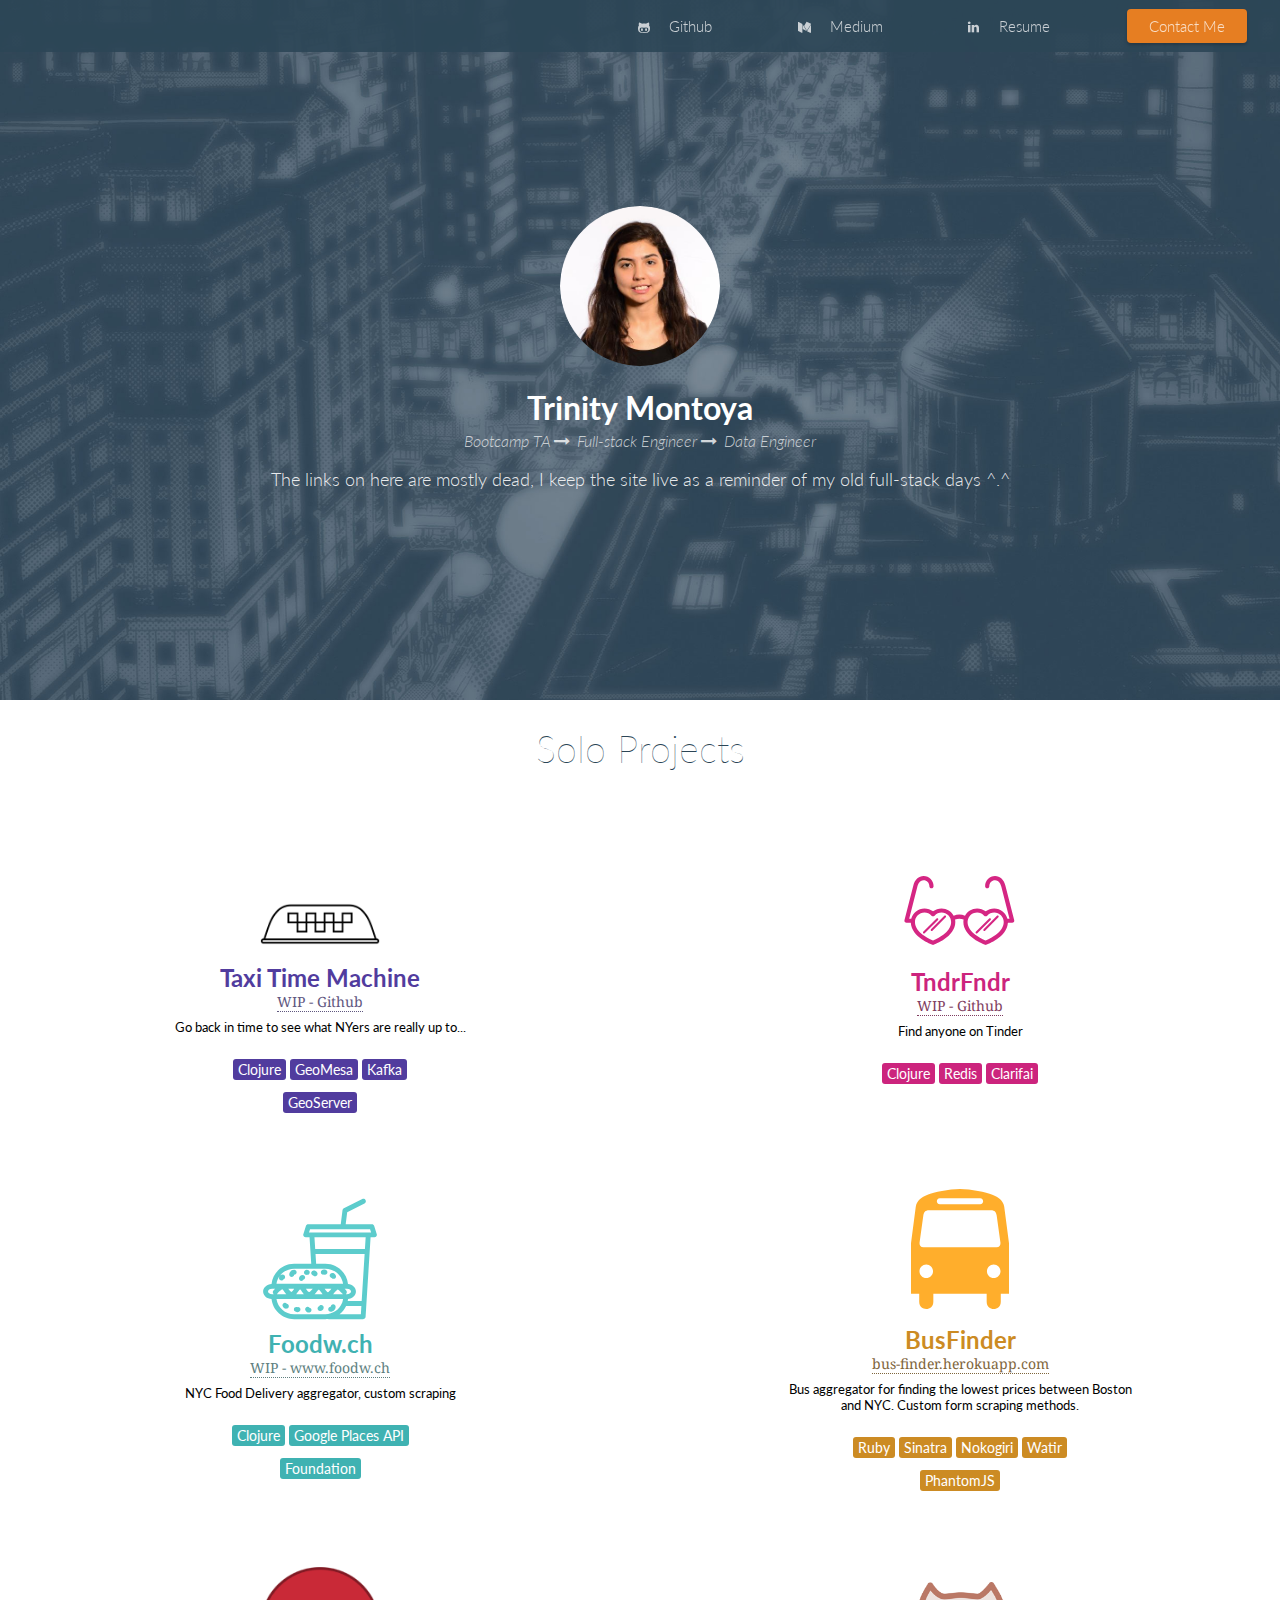
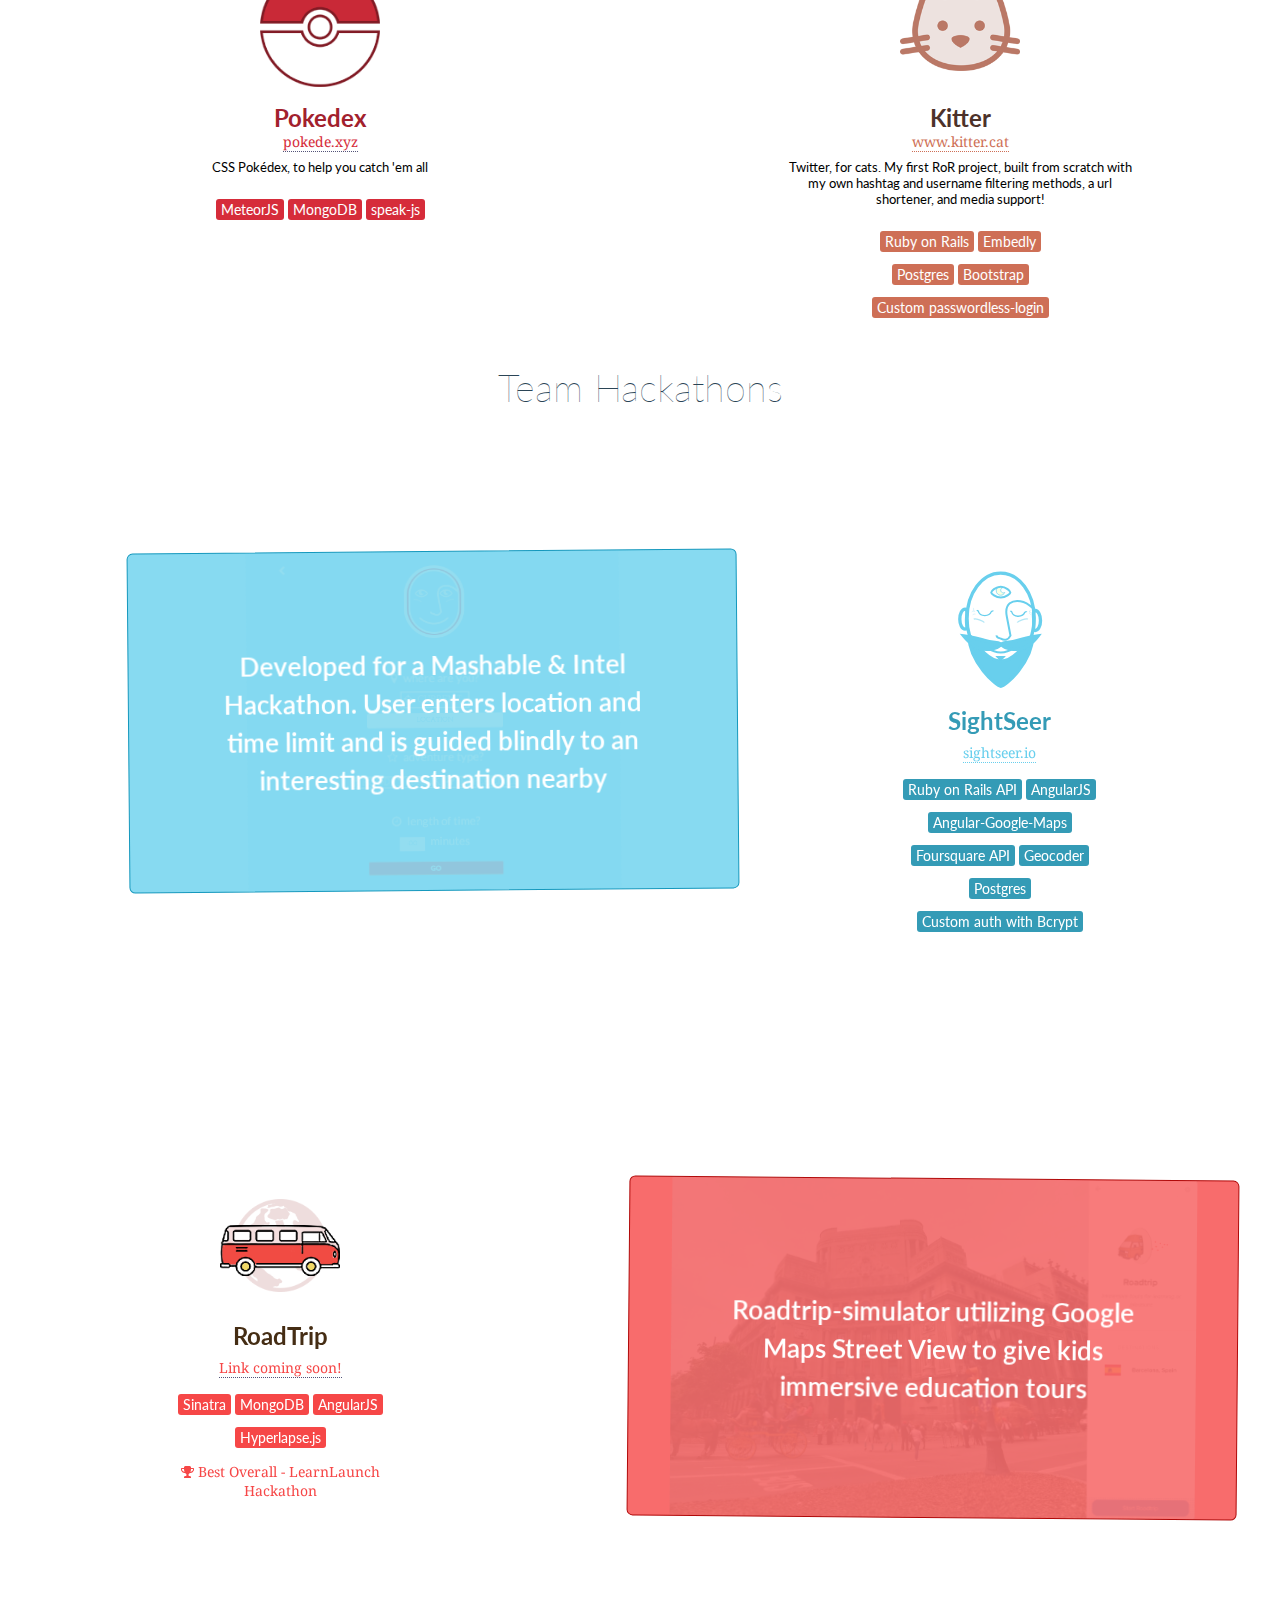
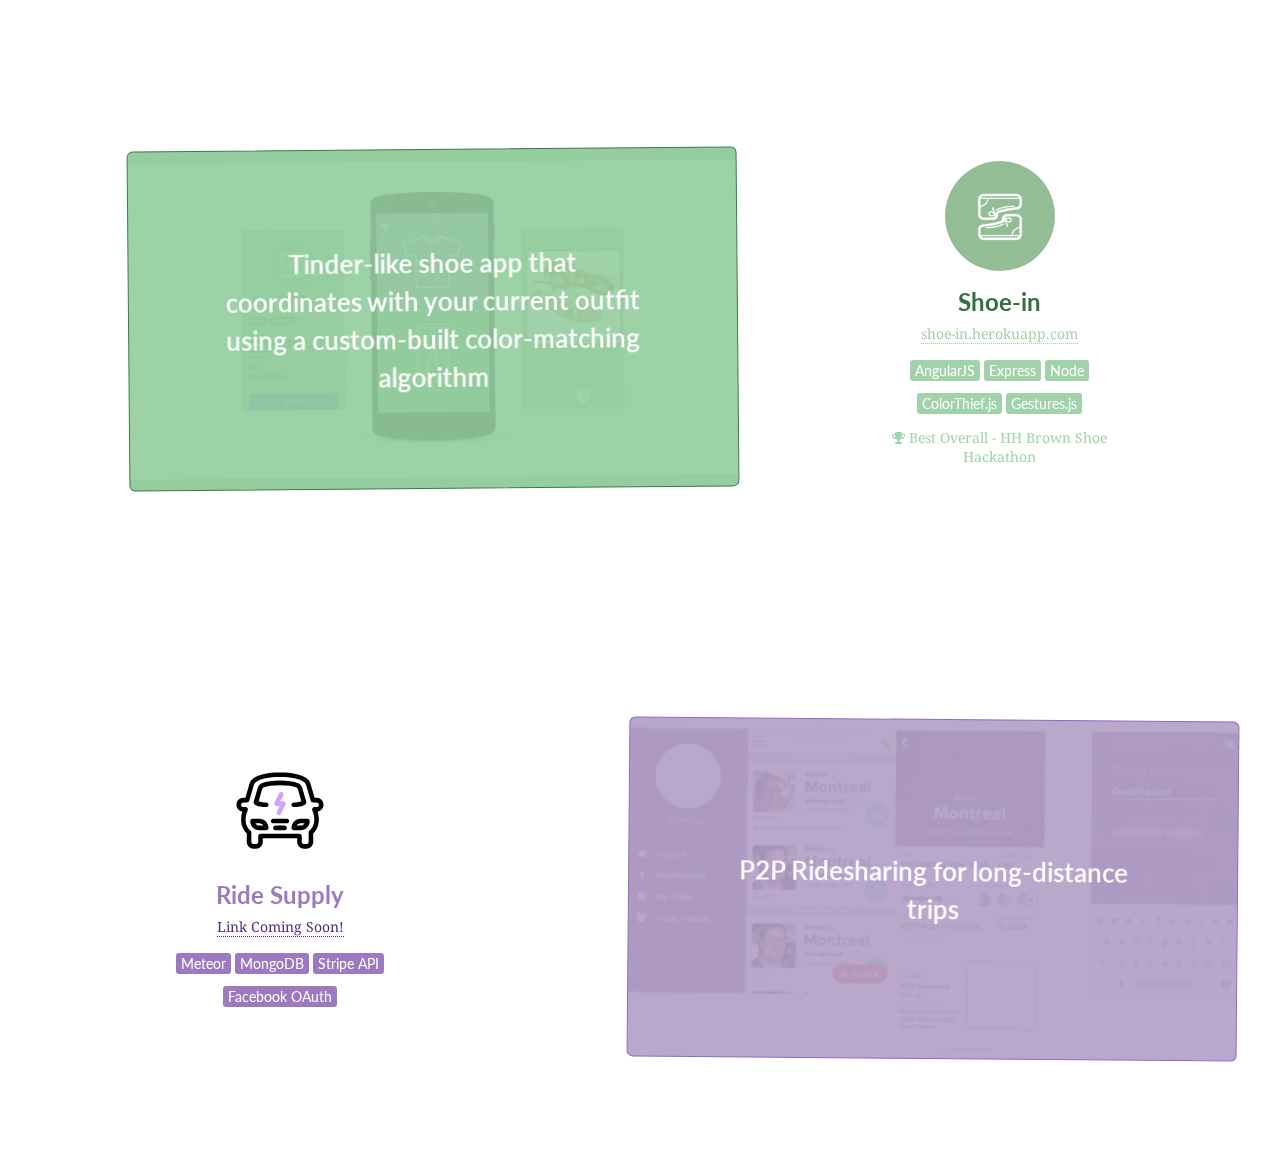
<file: index.html>
<!doctype html>
<html lang="en">
  <head>
    <meta charset="UTF-8">
    <script src="https://cdnjs.cloudflare.com/ajax/libs/jquery/2.2.3/jquery.min.js"></script>
    <script type="text/javascript" src="js/jquery-scrollspy.js"></script>
    <script type="text/javascript" src="js/index.js"></script>
    <link href='http://fonts.googleapis.com/css?family=Lato:100,300,400,700,900,100italic,300italic,400italic,700italic,900italic' rel='stylesheet' type='text/css'>
    <link href='http://fonts.googleapis.com/css?family=Droid+Serif' rel='stylesheet' type='text/css'>
    <link href="https://cdnjs.cloudflare.com/ajax/libs/font-awesome/4.6.3/css/font-awesome.min.css"rel="stylesheet" type="text/css">
    <link rel="stylesheet" href="css/style.css">
    <link rel="stylesheet" href="css/simplegrid.css">
    <title>Le Website</title>
  </head>
  <body>
    <!-- NAVBAR -->
    <nav id="nav">
      <ul>
        <li>
          <a href="//github.com/trinityxmontoya">
            <i class="fa fa-github-alt"></i>
            <h3>Github</h3>
          </a>
        </li>
        <li>
          <a href="https://medium.com/@trinity">
            <i class="fa fa-medium"></i>
            <h3>Medium</h3>
          </a>
        </li>
        <li>
          <a href="https://www.linkedin.com/in/trinitymontoya">
            <i class="fa fa-linkedin"></i>
            <h3>Resume</h3>
          </a>
        </li>
        <li>
          <a href="mailto:trinityxmontoya@gmail.com" id="hireme">
            <h3>Contact Me</h3>
          </a>
        </li>
      </ul>
    </nav>
    <!-- MASTHEAD -->
    <div id="masthead">
      <div class="masthead-inner">
        <div id="profile-photo"></div>
        <h1>Trinity Montoya</h1>
        <div class="masthead-location">
          <!-- <i class="fa fa-location-arrow"></i>
          NYC -->
          Bootcamp TA <i class="fa fa-long-arrow-right"></i> Full-stack Engineer <i class="fa fa-long-arrow-right"></i> Data Engineer
          <br>
        </div>
        <p>
          The links on here are mostly dead, I keep the site live as a reminder of my old full-stack days ^.^
        </p>
      </div>
    </div>
    <!-- CONTAINER -->
    <div id="container" class="grid">
      <!-- TOP PROJECTS -->
      <div id="project-wrapper" class="first-group-projects">
        <h1>Solo Projects</h1>


        <!-- PROJECT ROW 1 -->
        <div class="col-1-1">
          <!-- TAXI TIME MACHINE -->
          <div class="project-item main-item col-1-2" id="taxi-time-machine">
            <div class="project-details">
              <div class="project-logo"></div>
              <h2>Taxi Time Machine</h2>
              <br>
              <a href="https://github.com/trinityXmontoya/taxi-time-machine" target="_blank">WIP - Github</a>
              <p>Go back in time to see what NYers are really up to...</p>
              <ul>
                <li class="tags">Clojure</li>
                <li class="tags">GeoMesa</li>
                <li class="tags">Kafka</li>
                <li class="tags">GeoServer</li>
              </ul>
            </div>
          </div>
          <!-- END TAXI TIME MACHINE -->

          <!-- TNDERFNDR -->
          <div class="project-item main-item col-1-2" id="tndrfndr">
            <div class="project-details">
              <div class="project-logo"></div>
              <h2>TndrFndr</h2>
              <br>
              <a href="https://github.com/trinityXmontoya/tinder-finder" target="_blank">WIP - Github</a>
              <p>Find anyone on Tinder</p>
              <ul>
                <li class="tags">Clojure</li>
                <li class="tags">Redis</li>
                <li class="tags">Clarifai</li>
              </ul>
            </div>
          </div>
          <!-- END TNDERFNDR -->
        </div>
        <!-- END PROJECT ROW 1 -->

        <!-- PROJECT ROW 2 -->
        <div class="col-1-1">
          <!-- FOODWCH -->
          <div class="project-item main-item col-1-2" id="foodwch">
            <div class="project-details">
              <div class="project-logo"></div>
              <h2>Foodw.ch</h2>
              <br>
              <a href="http://www.foodw.ch" target="_blank">WIP - www.foodw.ch</a>
              <p>
                NYC Food Delivery aggregator, custom scraping
              </p>
              <ul>
                <li class="tags">Clojure</li>
                <li class="tags">Google Places API</li>
                <li class="tags">Foundation</li>
              </ul>
            </div>
          </div>
          <!-- END FOODWCH -->

          <!-- BusFinder -->
          <div class="project-item main-item col-1-2" id="busfinder">
            <div class="project-details">
              <div class="project-logo"></div>
              <h2>BusFinder</h2>
              <br>
              <a href="http://bus-finder.herokuapp.com/" target="_blank">bus-finder.herokuapp.com</a>
              <p>Bus aggregator for finding the lowest prices between Boston and NYC. Custom form scraping methods.</p>
              <ul>
                <li class="tags">Ruby</li>
                <li class="tags">Sinatra</li>
                <li class="tags">Nokogiri</li>
                <li class="tags">Watir</li>
                <li class="tags">PhantomJS</li>
              </ul>
            </div>
          </div>
          <!-- end BusFinder -->
        </div>
        <!-- END PROJECT ROW 2 -->

        <!-- PROJECT ROW 3 -->
        <div class="col-1-1">
          <!-- POKDEX -->
          <div class="project-item main-item col-1-2" id="pokedex">
            <div class="project-details">
              <div class="project-logo"></div>
              <h2>Pokedex</h2>
              <br>
              <a href="http://www.pokede.xyz/" target="_blank">pokede.xyz</a>
              <p>CSS Pokédex, to help you catch 'em all</p>
              <ul>
                <li class="tags">MeteorJS</li>
                <li class="tags">MongoDB</li>
                <li class="tags">speak-js</li>
              </ul>
            </div>
          </div>
          <!-- end pokedex -->

          <!-- KITTER -->
          <div class="project-item main-item col-1-2" id="kitter">
            <div class="project-details">
              <div class="project-logo"></div>
              <h2>Kitter</h2>
              <br>
              <a href="http://www.kitter.cat" target="_blank">www.kitter.cat</a>
              <p>
                Twitter, for cats. My first RoR project, built from scratch with my own hashtag and username filtering methods, a url shortener, and media support!
              </p>
              <ul>
                <li class="tags">Ruby on Rails</li>
                <li class="tags">Embedly</li>
                <li class="tags">Postgres</li>
                <li class="tags">Bootstrap</li>
                <li class="tags">Custom passwordless-login</li>
              </ul>
            </div>
          </div>
          <!-- END KITTER -->
        </div>
        <!-- end project row 3 -->

        <!-- PROJECT ROW 4 -->
        <div class="col-1-1">
        </div>
        <!-- END PROJECT ROW 4 -->
      </div>
      <!-- HACKATHON PROJECTS -->
      <div id="project-wrapper">
        <h1>Team Hackathons</h1>
        <!-- SightSeer -->
        <section class="project-item hackathon-item col-1-1" id="sightseer">
          <div class="project-details col-1-2">
            <div class="project-logo"></div>
            <h2>SightSeer</h2>
            <br>
            <a href="http://sightseer.herokuapp.com/
              " target="_blank">sightseer.io</a>
            <ul>
              <li class="tags">Ruby on Rails API</li>
              <li class="tags">AngularJS</li>
              <li class="tags">Angular-Google-Maps</li>
              <li class="tags">Foursquare API</li>
              <li class="tags">Geocoder</li>
              <li class="tags">Postgres</li>
              <li class="tags">Custom auth with Bcrypt</li>
            </ul>
          </div>
          <div class="project-image-color col-1-2">
            <div class="project-image"></div>
            <p class="project-desc">Developed for a Mashable & Intel Hackathon. User enters location and time limit and is guided blindly to an interesting destination nearby</p>
          </div>
        </section>
        <!-- ROADTRIP -->
        <section class="project-item hackathon-item col-1-1" id="roadtrip">
          <div class="project-details col-1-2">
            <div class="project-logo"></div>
            <h2>RoadTrip</h2>
            <br>
            <a href="https://github.com/trinityXmontoya/road-trip" target="_blank">Link coming soon!</a>
            <ul>
              <li class="tags">Sinatra</li>
              <li class="tags">MongoDB</li>
              <li class="tags">AngularJS</li>
              <li class="tags">Hyperlapse.js</li>
              <a href="https://twitter.com/gagrads/status/491287199124422656" style="border:none;"><i class="fa fa-trophy"></i> Best Overall - LearnLaunch Hackathon</a>
            </ul>
          </div>
          <div class="project-image-color col-1-2">
            <div class="project-image" style="background-image:url('images/road-bg2.png')"></div>
            <p class="project-desc">Roadtrip-simulator utilizing Google Maps Street View to give kids immersive education tours</p>
          </div>
        </section>
        <!-- Shoe-in -->
        <section class="project-item hackathon-item col-1-1" id="shoe-in">
          <div class="project-details col-1-2">
            <div class="project-logo"></div>
            <h2>Shoe-in</h2>
            <br>
            <a href="http://shoe-in.herokuapp.com" target="_blank">shoe-in.herokuapp.com</a>
            <ul>
              <li class="tags">AngularJS</li>
              <li class="tags">Express</li>
              <li class="tags">Node</li>
              <li class="tags">ColorThief.js</li>
              <li class="tags">Gestures.js</li>
              <a href="http://fashionretailapp.challengepost.com/?ref_content=fashionretailapp.challengepost.com&ref_feature=challenge&ref_medium=discover" style="border:none;"><i class="fa fa-trophy"></i> Best Overall - HH Brown Shoe Hackathon</a>
            </ul>
          </div>
          <div class="project-image-color col-1-2">
            <div class="project-image" ></div>
            <p class="project-desc">Tinder-like shoe app that coordinates with your current outfit using a custom-built color-matching algorithm</p>
          </div>
        </section>
        <!-- Ride Supply -->
        <section class="project-item hackathon-item col-1-1" id="ride-supply">
          <div class="project-details col-1-2">
            <div class="project-logo"></div>
            <h2>Ride Supply</h2>
            <br>
            <a href="#">Link Coming Soon!</a>
            <ul>
              <li class="tags">Meteor</li>
              <li class="tags">MongoDB</li>
              <li class="tags">Stripe API</li>
              <li class="tags">Facebook OAuth</li>
            </ul>
          </div>
          <div class="project-image-color col-1-2">
            <div class="project-image" ></div>
            <p class="project-desc">P2P Ridesharing for long-distance trips</p>
          </div>
        </section>
      </div>
    </div>
    </div>
    <script>
      (function(i,s,o,g,r,a,m){i['GoogleAnalyticsObject']=r;i[r]=i[r]||function(){
      (i[r].q=i[r].q||[]).push(arguments)},i[r].l=1*new Date();a=s.createElement(o),
      m=s.getElementsByTagName(o)[0];a.async=1;a.src=g;m.parentNode.insertBefore(a,m)
      })(window,document,'script','//www.google-analytics.com/analytics.js','ga');

      ga('create', 'UA-54655542-1', 'auto');
      ga('require', 'displayfeatures');
      ga('send', 'pageview');
    </script>
  </body>
</html>
</file>
<file: css/style.css>
@media (max-width: 1439px) {
    #masthead {
        background-size: auto 100% !important;
    }
}
@media (max-width: 1200px) {
    .project-desc {
        font: 600 23px "Lato", sans-serif !important;
    }
}
@media (max-width: 1200px) {
    .project-image-color p {
        padding: 0 10% !important;
    }
}
@media (max-width: 600px) {
    nav ul {
        padding: 0 !important;
    }
    nav ul li {
        margin: 0 -2% !important;
    }
    nav ul li:last-child {
        padding-right: 7px;
    }
}
@media (max-width: 420px) {
    /*  nav ul {
    padding: 0 !important; }
  nav ul li {
    margin: 0 -2% !important; }*/

    nav ul li:last-child a#hireme {
        padding: 2px 2px;
    }
}
* {
    -webkit-box-sizing: border-box;
    -moz-box-sizing: border-box;
    box-sizing: border-box;
}
body {
    margin: 0;
}
h1,
h2,
h3,
h4,
p {
    font-family: "Lato", sans-serif;
}
#container {
    /*position: relative;
  z-index: 5;
  margin: 0 5%;*/

    text-align: center;
}
nav {
    z-index: 99999;
    background: rgba(44, 70, 87, 0.9);
    height: 52px;
    position: fixed;
    width: 100%;
    display: table;
}
nav ul {
    text-align: right;
    margin: 0;
    display: table-cell;
    vertical-align: middle;
}
nav ul li {
    list-style: none;
    display: inline-block;
    margin: 0 2%;
}
nav ul li * {
    display: inline-block;
    margin: 0 8px;
}
nav ul li a {
    color: rgba(255, 255, 255, 0.75);
    font-size: 13px;
    text-decoration: none;
}
nav ul li a h3 {
    font-weight: 300;
}
#hireme {
    font-weight: 600 !important;
    font: 600 13px "Lato", sans-serif;
    background: #e67e22;
    padding: 8px 14px;
    -webkit-border-radius: 4px;
    -moz-border-radius: 4px;
    border-radius: 4px;
    -webkit-box-shadow: 0px 2px 3px rgba(0, 0, 0, 0.2);
    -moz-box-shadow: 0px 2px 3px rgba(0, 0, 0, 0.2);
    box-shadow: 0px 2px 3px rgba(0, 0, 0, 0.2);
}
.underline {
    border-bottom: 3px solid white;
}
/*Masthead*/

#masthead {
    display: table;
    margin: 0 auto;
    background-image: url("../images/comic2-bg.jpg");
    background-repeat: no-repeat;
    background-position: center;
    background-size: 100% auto;
    width: 100%;
    text-align: center;
    min-height: 700px;
    max-height: 80%;
}
#masthead h1 {
    color: white;
    margin: 22px auto 4px auto;
}
#masthead p {
    color: rgba(255, 255, 255, 0.9);
    margin: 0 auto;
    font-size: 18px;
    font-weight: 300;
    line-height: 30px;
}
#masthead p a {
    color: #49a3df;
    font-weight: 400;
    text-decoration: none;
    border-bottom: dotted 2px;
    border-color: #49a3df;
    -webkit-transition: color 300 border-color 300;
    -moz-transition: color 300 border-color 300;
    -ms-transition: color 300 border-color 300;
    -o-transition: color 300 border-color 300;
    transition: color 300 border-color 300;
}
#masthead p a:hover {
    color: #81c0e9;
    border-color: #81c0e9;
    -webkit-transition: color 300 border-color 300;
    -moz-transition: color 300 border-color 300;
    -ms-transition: color 300 border-color 300;
    -o-transition: color 300 border-color 300;
    transition: color 300 border-color 300;
}
.masthead-location {
    color: rgba(255, 255, 255, 0.7);
    font-family: "Lato", sans-serif;
    font-style: italic;
    font-weight: 300;
    margin: 0 auto 14px auto;
}
.masthead-location i {
    color: rgba(255, 255, 255, 0.8);
    margin: 0 3px 0 0;
}
.masthead-inner {
    display: table-cell;
    height: 300px;
    vertical-align: middle;
}
#profile-photo {
    background-image: url("../images/profile-picture2.png");
    width: 160px;
    height: 160px;
    border-radius: 100%;
    background-size: cover;
    margin: 0 auto;
}
/*Project Display*/

#project-wrapper h1 {
    font: 100 38px "Lato", sans-serif;
    color: #2b4556;
}
section.project-item.hackathon-item {
    margin: 9% 0;
    padding: 0 30px;
    -webkit-transform: translateZ(0);
}
/*  section.project-item.hackathon-item:first-of-type {
    margin: 6% 0 15% 0 !important; }*/

section.project-item.hackathon-item:nth-of-type(odd) .project-image-color {
    float: left;
    /*clear: both;*/

    -webkit-transform: rotate(-0.5deg);
    -moz-transform: rotate(-0.5deg);
    -ms-transform: rotate(-0.5deg);
    -o-transform: rotate(-0.5deg);
    transform: rotate(-0.5deg);
}
section.project-item.hackathon-item:nth-of-type(odd) .project-details {
    float: right;
    clear: both;
}
section.project-item.hackathon-item:nth-of-type(odd) .project-image-color:hover {
    -webkit-transform: rotate(0deg);
    -moz-transform: rotate(0deg);
    -ms-transform: rotate(0deg);
    -o-transform: rotate(0deg);
    transform: rotate(0deg);
    -webkit-transition: transform 400ms;
    -moz-transition: transform 400ms;
    -ms-transition: transform 400ms;
    -o-transition: transform 400ms;
    transition: transform 400ms;
}
.project-logo {
    background-repeat: no-repeat;
    background-position: center;
    margin: 0 auto;
}
.project-image {
    width: 100%;
    height: 100%;
    background-size: cover;
    opacity: 0.1;
    -webkit-border-radius: 6px;
    -moz-border-radius: 6px;
    border-radius: 6px;
    -webkit-transition: opacity 200ms;
    -moz-transition: opacity 200ms;
    -ms-transition: opacity 200ms;
    -o-transition: opacity 200ms;
    transition: opacity 200ms;
    -webkit-transform: translateZ(0);
}
.project-image:hover {
    opacity: 1;
    -webkit-transform: translateZ(0);
    -webkit-transition: opacity 400ms;
    -moz-transition: opacity 400ms;
    -ms-transition: opacity 400ms;
    -o-transition: opacity 400ms;
    transition: opacity 400ms;
}
.project-image-hover {
    opacity: 1;
    -webkit-transform: translateZ(0);
    -webkit-transition: opacity 400ms;
    -moz-transition: opacity 400ms;
    -ms-transition: opacity 400ms;
    -o-transition: opacity 400ms;
    transition: opacity 400ms;
}
.project-image-color {
    /*width: 47%;*/

    border: 1px solid;
    height: 340px;
    background-size: cover;
    display: inline-block;
    margin-left: 8%;
    -webkit-transform: rotate(0.5deg);
    -moz-transform: rotate(0.5deg);
    -ms-transform: rotate(0.5deg);
    -o-transform: rotate(0.5deg);
    transform: rotate(0.5deg);
    -webkit-border-radius: 6px;
    -moz-border-radius: 6px;
    border-radius: 6px;
    -webkit-transition: transform 200ms;
    -moz-transition: transform 200ms;
    -ms-transition: transform 200ms;
    -o-transition: transform 200ms;
    transition: transform 200ms;
    overflow: hidden;
}
.project-image-color:hover {
    cursor: pointer;
    -webkit-transform: rotate(0deg);
    -moz-transform: rotate(0deg);
    -ms-transform: rotate(0deg);
    -o-transform: rotate(0deg);
    transform: rotate(0deg);
    -webkit-transition: transform 400ms;
    -moz-transition: transform 400ms;
    -ms-transition: transform 400ms;
    -o-transition: transform 400ms;
    transition: transform 400ms;
    overflow: hidden;
}
.project-image-color:hover p {
    opacity: 0;
    -webkit-transition: opacity 400ms;
    -moz-transition: opacity 400ms;
    -ms-transition: opacity 400ms;
    -o-transition: opacity 400ms;
    transition: opacity 400ms;
}
.project-image-color p {
    width: 100%;
    position: absolute;
    padding: 0 15%;
    font: 600 26px "Lato", sans-serif;
    color: #fff;
    line-height: 38px;
    text-align: center;
    margin: 0 auto;
    opacity: 1;
    -webkit-transition: opacity 200ms;
    -moz-transition: opacity 200ms;
    -ms-transition: opacity 200ms;
    -o-transition: opacity 200ms;
    transition: opacity 200ms;
}
#clothography .project-details {} #clothography h2 {
    color: #617c8b;
    margin-top: 0px;
}
#clothography a {
    color: #8db5cc;
    text-decoration: none;
    border-bottom: 1px dotted #8db5cc;
    margin-top: 8px;
    font-family: 'Droid Serif', serif;
    font-size: 14px;
}
#clothography .project-logo {
    background-image: url("../images/cloth-logo.png");
    background-size: 140px auto;
    width: 140px;
    height: 140px;
}
#clothography .project-image-color {
    background: rgba(97, 124, 139, 0.8);
    border-color: #2a363d;
}
#clothography .project-image-color .project-image {
    background-image: url("../images/cloth-image.png");
}
#foodwch .project-details ul li.tags {
    background-color: #3FB2B2;
}
#foodwch h2 {
    color: #3FB2B2;
    margin-top: 0px;
}
#foodwch a {
    color: #607F7F;
    text-decoration: none;
    border-bottom: 1px dotted #607F7F;
    margin-top: 8px;
    font-family: 'Droid Serif', serif;
    font-size: 14px;
}
#foodwch .project-logo {
    background-image: url("../images/foodwch-logo.svg");
    background-size: 140px auto;
    width: 140px;
    height: 140px;
}
#catering .project-details {} #catering h2 {
    color: #DEB73B;
    margin-top: 0px;
}
#catering a {
    color: #EFD06E;
    text-decoration: none;
    border-bottom: 1px dotted #EFD06E;
    margin-top: 8px;
    font-family: 'Droid Serif', serif;
    font-size: 14px;
}
#catering .tags {
    background-color: #EFD06E
}
#catering .project-logo {
    background-image: url("../images/catering_logo.svg");
    background-size: 140px auto;
    width: 140px;
    height: 140px;
}
#catering .project-image-color {
    background: rgba(97, 124, 139, 0.8);
    border-color: #2a363d;
}
#catering .project-image-color .project-image {
    /*background-image: url("../images/cloth-image.png");*/
}
#shoe-in h2 {
    color: #346e3e;
}
#shoe-in a {
    color: #a1d2aa;
    text-decoration: none;
    border-bottom: 1px dotted #a1d2aa;
    margin-top: 8px;
    font-family: 'Droid Serif', serif;
    font-size: 14px;
}
#shoe-in .tags {
    background-color: #a1d2aa;
}
#shoe-in .project-logo {
    background-image: url("../images/shoein-logo.png");
    background-size: 50px auto;
    background-position: center;
    width: 110px;
    height: 110px;
    -webkit-border-radius: 50%;
    -moz-border-radius: 50%;
    border-radius: 50%;
    background-color: #93bd95;
}
#shoe-in .project-image-color {
    background: rgba(123, 192, 135, 0.8);
    border-color: #3b7b46;
}
#shoe-in .project-image-color .project-image {
    background-image: url("../images/shoeinmockup.png");
}
#kitter h2 {
    color: #4d322a;
}
#kitter a {
    color: #ce6f56;
    text-decoration: none;
    border-bottom: 1px dotted #ce6f56;
    margin-top: 8px;
    font-family: 'Droid Serif', serif;
    font-size: 14px;
}
#kitter .tags {
    background-color: #ce6f56
}
#kitter .project-logo {
    background-image: url("../images/kitter-logo.png");
    background-size: 120px auto;
    width: 120px;
    height: 120px;
}
#kitter .project-image-color {
    background: rgba(215, 174, 163, 0.8);
    border-color: #ab5f4a;
}
#kitter .project-image-color .project-image {
    background-image: url("http://i254.photobucket.com/albums/hh96/nahsonchilll/ScreenShot2014-04-16at63750PM_zps50517be3.png");
}
#tndrfndr .project-details ul li.tags {
    background-color: #CC247D;
}
#tndrfndr h2 {
    color: #CC247D;
    margin-top: 0px;
}
#tndrfndr a {
    color: #7F3D60;
    text-decoration: none;
    border-bottom: 1px dotted #7F3D60;
    margin-top: 8px;
    font-family: 'Droid Serif', serif;
    font-size: 14px;
}
#tndrfndr .project-logo {
    background-image: url("../images/tndrfndr-logo.svg");
    background-size: 140px auto;
    width: 140px;
    height: 140px;
}
#roadtrip h2 {
    color: #452d14;
}
#roadtrip a {
    color: #f64747;
    text-decoration: none;
    border-bottom: 1px dotted #525378;
    margin-top: 8px;
    font-family: 'Droid Serif', serif;
    font-size: 14px;
}
#roadtrip .tags {
    background-color: #f64747;
}
#roadtrip .project-logo {
    background-image: url("../images/roadtrip-logo.png");
    background-size: 100% auto;
    width: 120px;
    height: 120px;
}
#roadtrip .project-image-color {
    background: rgba(246, 71, 71, 0.8);
    border-color: #b00909;
}
#roadtrip .project-image-color .project-image {
    background-image: url("http://i254.photobucket.com/albums/hh96/nahsonchilll/ScreenShot2014-06-05at24411PM_zps0ffb6667.png");
}
#the-bone-district h2 {
    color: #616161;
}
#the-bone-district a {
    color: #525378;
    text-decoration: none;
    border-bottom: 1px dotted #525378;
    margin-top: 8px;
    font-family: 'Droid Serif', serif;
    font-size: 14px;
}
#the-bone-district .tags {
    background-color: #525378;
}
#the-bone-district .project-logo {
    background-image: url("../images/bone-logo.png");
    background-size: auto 100%;
    width: 120px;
    height: 120px;
}
#the-bone-district .project-image-color {
    background: rgba(97, 97, 97, 0.8);
    border-color: #1f1f1f;
}
#the-bone-district .project-image-color .project-image {
    background-image: url("http://i254.photobucket.com/albums/hh96/nahsonchilll/ScreenShot2014-06-05at24411PM_zps0ffb6667.png");
}
#pokedex h2 {
    color: #a2212d;
}
#pokedex a {
    color: #d62c3a;
    text-decoration: none;
    border-bottom: 1px dotted #525378;
    margin-top: 8px;
    font-family: 'Droid Serif', serif;
    font-size: 14px;
}
#pokedex .tags {
    background-color: #d62c3a
}
#pokedex .project-logo {
    background-image: url("../images/poke-logo.png");
    background-size: auto 100%;
    width: 120px;
    height: 120px;
}
#pokedex .project-image-color {
    background: rgba(189, 39, 52, 0.8);
    border-color: #4f1016;
}
#pokedex .project-image-color .project-image {
    background-image: url("../images/poke-image.png");
}
#pokedex .project-image-color p {
    top: -55%;
}
#taxi-time-machine h2 {
    color: #513c9e;
}
#taxi-time-machine a {
    color: #5F577F;
    text-decoration: none;
    border-bottom: 1px dotted #5F577F;
    margin-top: 8px;
    font-family: 'Droid Serif', serif;
    font-size: 14px;
}
#taxi-time-machine .tags {
    background-color: #513c9e
}
#taxi-time-machine .project-logo {
    background-image: url("../images/taxi-time-machine-logo.png");
    background-size: 100%;
    background-position: center bottom;
    width: 120px;
    height: 120px;
}
#dont-forget-to h2 {
    color: #4f8162;
}
#dont-forget-to a {
    color: #66a77f;
    text-decoration: none;
    border-bottom: 1px dotted #66a77f;
    margin-top: 8px;
    font-family: 'Droid Serif', serif;
    font-size: 14px;
}
#dont-forget-to .tags {
    background-color: #66a77f;
}
#dont-forget-to .project-logo {
    /*background-image: url("../images/dontforget-logo.png");*/

    background-size: 100% auto;
    width: 120px;
    height: 120px;
    font-size: 80px;
    color: #66a77f;
    margin-top: 45px;
    margin-bottom: -45px;
}
#dont-forget-to .project-image-color {
    background: #86dba6;
    border-color: #1b5b33;
}
#dont-forget-to .project-image-color .project-image {
    background-image: url("../images/dontforget-image.png");
}
#dont-forget-to .project-image-color p {
    top: -54%;
}
#busfinder .project-details {} #busfinder h2 {
    color: #CC8B23;
}
#busfinder a {
    color: #7F663C;
    text-decoration: none;
    border-bottom: 1px dotted #7F663C;
    margin-top: 8px;
    font-family: 'Droid Serif', serif;
    font-size: 14px;
}
#busfinder .tags {
    background-color: #CC8B23
}
#busfinder .project-logo {
    background-image: url("../images/busfinder-logo.svg");
    width: 120px;
    height: 120px;
}
#d3chat h2 {
    color: #878787;
}
#d3chat a {
    color: #bdc3c7;
    text-decoration: none;
    border-bottom: 1px dotted #bdc3c7;
    margin-top: 8px;
    font-family: 'Droid Serif', serif;
    font-size: 14px;
}
#d3chat .tags {
    background-color: #bdc3c7;
}
#d3chat .project-logo {
    background-image: url("../images/chat-logo.svg");
    background-size: 100% auto;
    width: 116px;
    height: 126px;
    font-size: 80px;
    color: #66a77f;
}
#d3chat .project-image-color {
    background: #86dba6;
    border-color: #1b5b33;
}
#d3chat .project-image-color .project-image {
    background-image: url("../images/chat-image.png");
}
#d3chat .project-image-color p {
    top: -54%;
}
#compass-rose h2 {
    color: #da61b8;
}
#compass-rose a {
    color: #e88fcf;
    text-decoration: none;
    border-bottom: 1px dotted #e88fcf;
    margin-top: 8px;
    font-family: 'Droid Serif', serif;
    font-size: 14px;
}
#compass-rose .tags {
    background-color: #e88fcf;
}
#compass-rose .project-logo {
    background-image: url("../images/compass-rose-logo.png");
    background-size: contain;
    background-position: center;
    width: 110px;
    height: 110px;
    -webkit-border-radius: 50%;
    -moz-border-radius: 50%;
    border-radius: 50%;
}
#compass-rose .project-image-color {
    background: rgba(185, 135, 170, 0.8);
    border-color: #b767c5;
}
#compass-rose .project-image-color .project-image {
    background-image: url("../images/compassrosemockup.png");
}
#ride-supply h2 {
    color: #9c79c1;
}
#ride-supply a {
    color: #532A7F;
    text-decoration: none;
    border-bottom: 1px dotted #532A7F;
    margin-top: 8px;
    font-family: 'Droid Serif', serif;
    font-size: 14px;
}
#ride-supply .tags {
    background-color: #9c79c1;
}
#ride-supply .project-logo {
    background-image: url("../images/ride-supply-logo.svg");
    background-size: cover;
    background-position: inherit;
    width: 110px;
    height: 110px;
    -webkit-border-radius: 50%;
    -moz-border-radius: 50%;
    border-radius: 50%;
}
#ride-supply .project-image-color {
    background: rgba(159, 135, 185, 0.8);
    border-color: #9467c5;
}
#ride-supply .project-image-color .project-image {
    background-image: url("../images/ridesupplymock.jpeg");
    background-size: cover;
    background-repeat: no-repeat;
    background-position: inherit;
}
#sightseer h2 {
    color: #349BB6;
}
#sightseer a {
    color: #68CFED;
    text-decoration: none;
    border-bottom: 1px dotted #68CFED;
    margin-top: 8px;
    font-family: 'Droid Serif', serif;
    font-size: 14px;
}
#sightseer .tags {
    background-color: #349BB6;
}
#sightseer .project-logo {
    background-image: url("../images/sightseer-logo.svg");
    background-size: auto 100%;
    width: 120px;
    height: 120px;
}
#sightseer .project-image-color {
    background: rgba(105, 209, 238, 0.8);
    border-color: #1598bd;
}
#sightseer .project-image-color .project-image {
    background-image: url("../images/sightseer-image.png");
}
#sightseer .project-image-color p {
    top: -55%;
}
.hackathon-item .project-details {
    padding-top: 68px;
    width: 41%;
    display: inline-block;
    vertical-align: top;
}
.project-details ul {
    margin: 10px auto;
    text-align: center;
    padding: 0;
    max-width: 220px;
}
.project-details ul li {
    cursor: default;
    list-style: none;
    display: inline-block;
    font: 400 14px "Lato", sans-serif;
    color: white;
    margin: 6px 0;
    background: #cadeea;
    -webkit-border-radius: 3px;
    -moz-border-radius: 3px;
    border-radius: 3px;
    padding: 2px 5px;
}
.awards {
    background: transparent !important;
    border: 1px solid #e74c3c !important;
    padding: 12px 16px !important;
}
.awards a {
    color: #e74c3c !important;
    text-decoration: none;
    margin: 0 !important;
    border: none !important;
}
.awards a * {
    display: inline-block;
    vertical-align: middle;
}
.awards a i {
    margin-right: 12px;
    font-size: 17px;
}
.awards a h4 {
    font: 400 15px "Lato", sans-serif;
    margin: 0;
    width: 80%;
    font-size: 12px;
    text-align: left;
}
.project-details h2 {
    display: inline-block;
    margin: 16px 0 0 0;
}
.hackathon-item .project-details a {
    display: inline-block;
}
.hackathon-item .project-details p {
    display: inline-block;
}
.project-image-color .project-image {
    background-size: contain;
    background-repeat: no-repeat;
    background-position: center;
}
/*FIRST PROJECT DIV*/

.main-item .project-details {
    padding: 30px;
}
.main-item .project-details p {
    font-size: 13px;
    padding: 8px;
    width: 65%;
    margin: 0 auto;
}
@media (max-width: 780px) {
    .project-image {
        min-width: 500px;
    }
}
@media (max-width: 767px) {
    .project-image-color.col-1-2 {
        float: none !important;
    }
    .project-details {
        float: none !important;
    }
}
@media (max-width: 580px) {
    .project-image-color.col-1-2 {
        width: 100%;
    }
}
</file>
<file: css/simplegrid.css>
/*
  Simple Grid
  Learn More - http://dallasbass.com/simple-grid-a-lightweight-responsive-css-grid/
  Project Page - http://thisisdallas.github.com/Simple-Grid/
  Author - Dallas Bass
  Site - dallasbass.com
*/

*, *:after, *:before {
	-webkit-box-sizing: border-box;
	-moz-box-sizing: border-box;
	box-sizing: border-box;
}

body {
	margin: 0px;
}

[class*='col-'] {
	float: left;
}

.grid {
	width: 100%;
	min-width: 755px;
	margin: 0 auto;
	overflow: hidden;
}

.grid:after {
	content: "";
	display: table;
	clear: both;
}

.push-right {
	float: right;
}

/* Content Columns */

.col-1-1 {
	width: 100%;
}
.col-2-3, .col-8-12 {
	width: 66.66%;
}

.col-1-2, .col-6-12 {
	width: 50%;
}

.col-1-3, .col-4-12 {
	width: 33.33%;
}

.col-1-4, .col-3-12 {
	width: 25%;
}

.col-1-5 {
	width: 20%;
}

.col-1-6, .col-2-12 {
	width: 16.667%;
}

.col-1-7 {
	width: 14.28%;
}

.col-1-8 {
	width: 12.5%;
}

.col-1-9 {
	width: 11.1%;
}

.col-1-10 {
	width: 10%;
}

.col-1-11 {
	width: 9.09%;
}

.col-1-12 {
	width: 8.33%
}

/* Layout Columns */

.col-11-12 {
	width: 91.66%
}

.col-10-12 {
	width: 83.333%;
}

.col-9-12 {
	width: 75%;
}

.col-5-12 {
	width: 41.66%;
}

.col-7-12 {
	width: 58.33%
}



/* Pushing blocks */

.push-2-3, .push-8-12 {
	margin-left: 66.66%;
}

.push-1-2, .push-6-12 {
	margin-left: 50%;
}

.push-1-3, .push-4-12 {
	margin-left: 33.33%;
}

.push-1-4, .push-3-12 {
	margin-left: 25%;
}

.push-1-5 {
	margin-left: 20%;
}

.push-1-6, .push-2-12 {
	margin-left: 16.667%;
}

.push-1-7 {
	margin-left: 14.28%;
}

.push-1-8 {
	margin-left: 12.5%;
}

.push-1-9 {
	margin-left: 11.1%;
}

.push-1-10 {
	margin-left: 10%;
}

.push-1-11 {
	margin-left: 9.09%;
}

.push-1-12 {
	margin-left: 8.33%
}


@media handheld, only screen and (max-width: 767px) {
	.grid {
		width: 100%;
		min-width: 0;
		margin-left: 0px;
		margin-right: 0px;
		padding-left: 20px; /* grid-space to left */
		padding-right: 10px; /* grid-space to right: (grid-space-left - column-space) e.g. 20px-10px=10px */
	}

	[class*='col-'] {
		width: auto;
		float: none;
		margin-left: 0px;
		margin-right: 0px;
		margin-top: 10px;
		margin-bottom: 10px;
		padding-left: 0px;
		padding-right: 10px; /* column-space */
	}


	/* Mobile Layout */

	[class*='mobile-col-'] {
		float: left;
		margin-left: 0px;
		margin-right: 0px;
		margin-top: 0px;
		margin-bottom: 10px;
		padding-left: 0px;
		padding-right: 10px; /* column-space */
		padding-bottom: 0px;
	}

	.mobile-col-1-1 {
		width: 100%;
	}
	.mobile-col-2-3, .mobile-col-8-12 {
		width: 66.66%;
	}

	.mobile-col-1-2, .mobile-col-6-12 {
		width: 50%;
	}

	.mobile-col-1-3, .mobile-col-4-12 {
		width: 33.33%;
	}

	.mobile-col-1-4, .mobile-col-3-12 {
		width: 25%;
	}

	.mobile-col-1-5 {
		width: 20%;
	}

	.mobile-col-1-6, .mobile-col-2-12 {
		width: 16.667%;
	}

	.mobile-col-1-7 {
		width: 14.28%;
	}

	.mobile-col-1-8 {
		width: 12.5%;
	}

	.mobile-col-1-9 {
		width: 11.1%;
	}

	.mobile-col-1-10 {
		width: 10%;
	}

	.mobile-col-1-11 {
		width: 9.09%;
	}

	.mobile-col-1-12 {
		width: 8.33%
	}

	/* Layout Columns */

	.mobile-col-11-12 {
		width: 91.66%
	}

	.mobile-col-10-12 {
		width: 83.333%;
	}

	.mobile-col-9-12 {
		width: 75%;
	}

	.mobile-col-5-12 {
		width: 41.66%;
	}

	.mobile-col-7-12 {
		width: 58.33%
	}

	.hide-on-mobile {
		display: none !important;
		width: 0;
		height: 0;
	}
}
</file>
